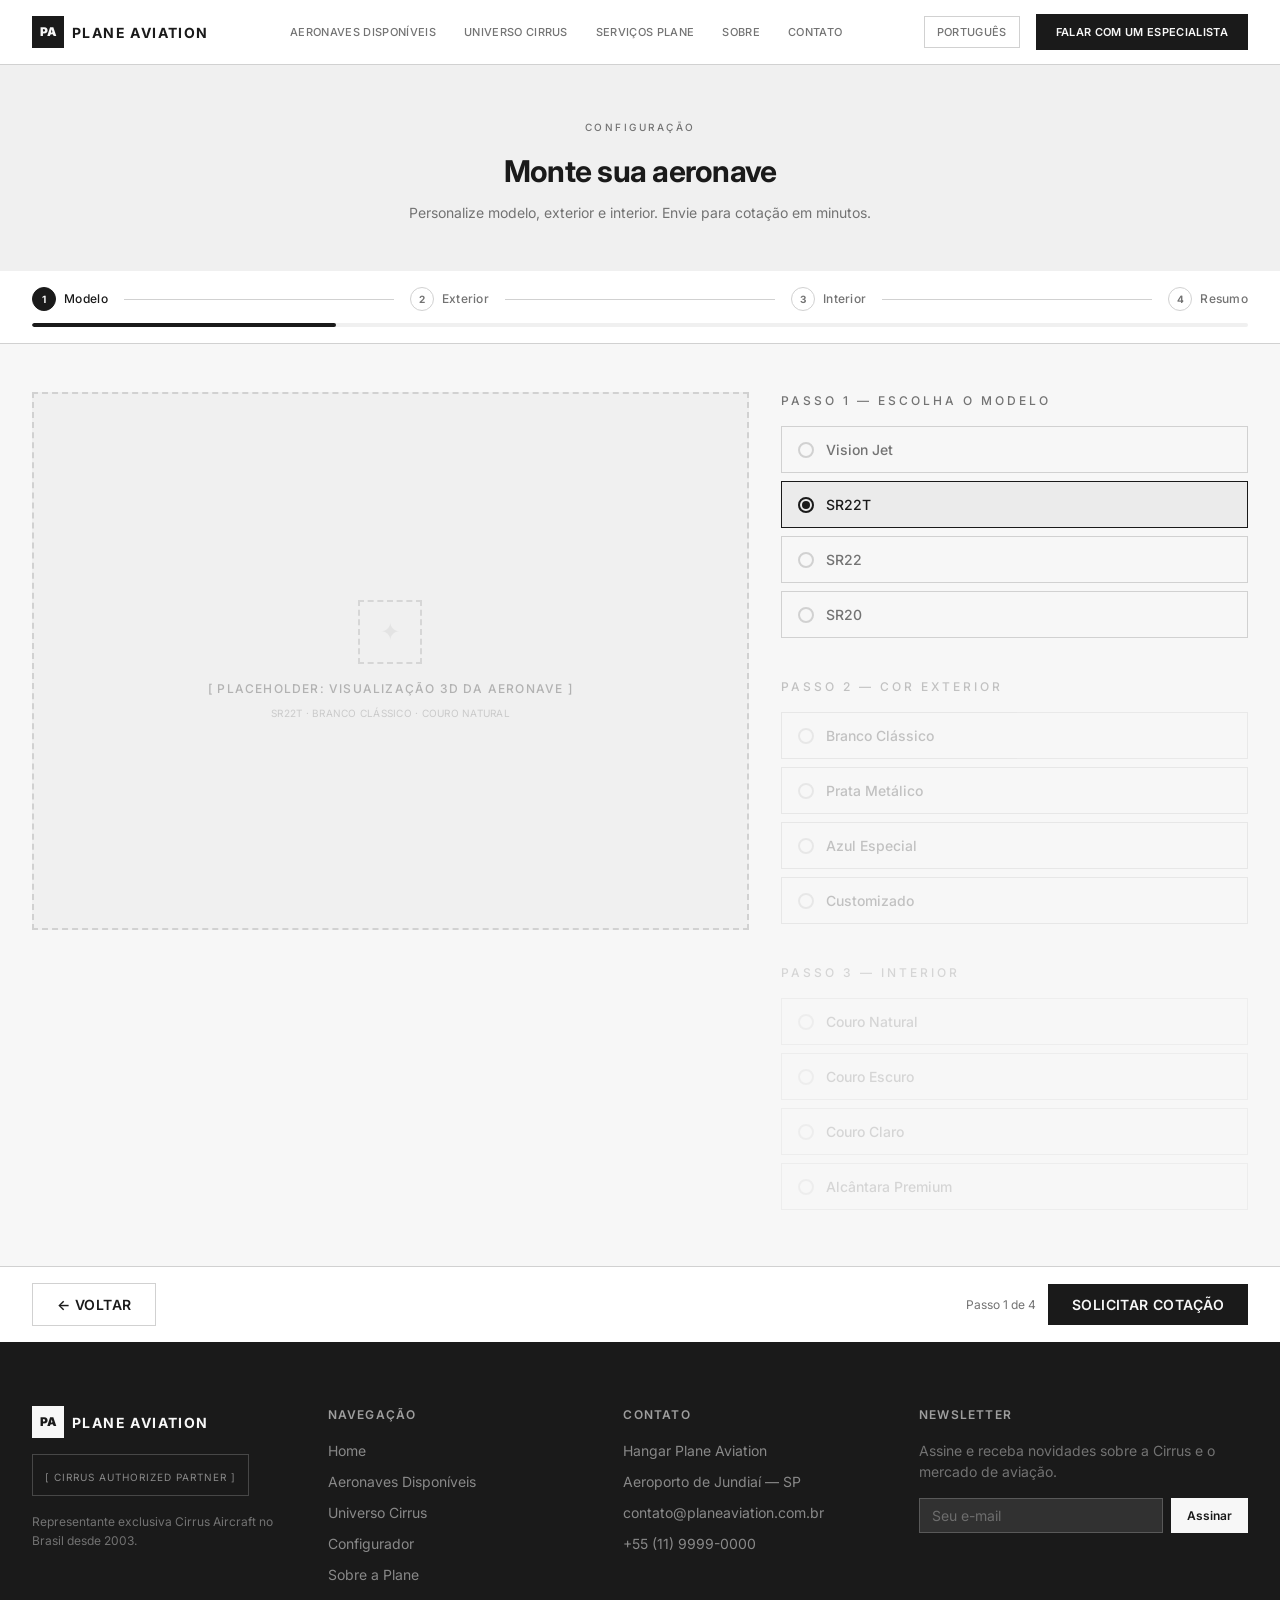
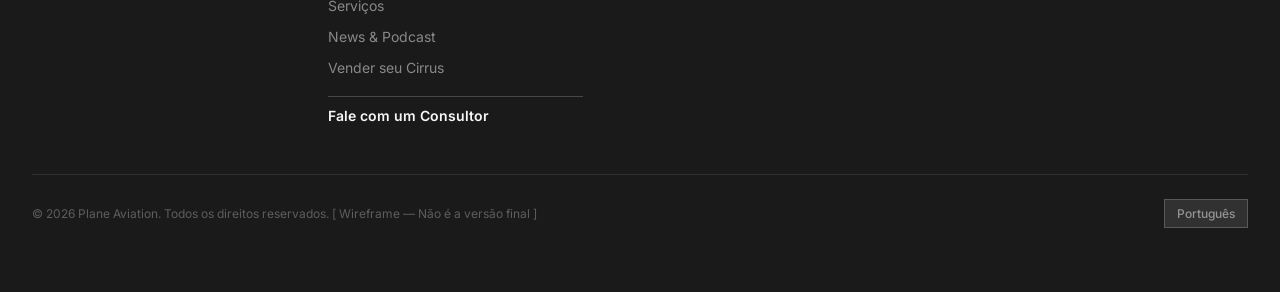
<file: configurador.html>
<!DOCTYPE html>
<html lang="pt-BR">
<head>
<meta charset="UTF-8">
<meta name="viewport" content="width=device-width, initial-scale=1.0">
<title>Configurador | Plane Aviation</title>
<link rel="stylesheet" href="styles.css">
<style>
  .prog{ border-bottom:1px solid hsl(var(--border)); background:hsl(var(--card)); }
  .prog .container{ padding-top:1rem; padding-bottom:1rem; }
  .steps{ display:flex; align-items:center; gap:.5rem; }
  @media(min-width:640px){ .steps{ gap:1rem; } }
  .step{ display:flex; align-items:center; gap:.5rem; color:hsl(var(--muted-foreground)); }
  .step.active{ color:hsl(var(--foreground)); }
  .step .num{ width:1.5rem; height:1.5rem; border-radius:9999px; display:flex; align-items:center; justify-content:center; font-size:10px; font-weight:700; flex-shrink:0; border:1px solid hsl(var(--border)); }
  .step.active .num{ background:hsl(var(--foreground)); color:hsl(var(--background)); border-color:hsl(var(--foreground)); }
  .step .lbl{ font-size:.75rem; font-weight:500; letter-spacing:.025em; display:none; }
  @media(min-width:640px){ .step .lbl{ display:inline; } }
  .step-divider{ flex:1; height:1px; background:hsl(var(--border)); }
  .prog-bar{ margin-top:.75rem; height:.25rem; background:hsl(var(--muted)); border-radius:9999px; overflow:hidden; }
  .prog-bar .fill{ height:100%; background:hsl(var(--foreground)); border-radius:9999px; width:25%; }

  .cfg-grid{ display:grid; grid-template-columns:1fr; gap:2rem; }
  @media(min-width:1024px){ .cfg-grid{ grid-template-columns:repeat(5,1fr); } .cfg-grid .left{ grid-column:span 3; } .cfg-grid .right{ grid-column:span 2; } }

  .viz{ background:hsl(var(--muted)); border:2px dashed hsl(var(--border)); border-radius:var(--radius-sm); display:flex; align-items:center; justify-content:center; color:hsl(var(--muted-foreground)/.5); aspect-ratio:4/3; }
  .viz .box{ width:4rem; height:4rem; border:2px dashed hsl(var(--muted-foreground)/.2); border-radius:var(--radius-sm); margin:0 auto 1rem; display:flex; align-items:center; justify-content:center; }
  .viz .box span{ font-size:1.5rem; opacity:.2; }
  .viz .l1{ font-size:.75rem; letter-spacing:.1em; text-transform:uppercase; font-weight:500; display:block; }
  .viz .l2{ font-size:10px; letter-spacing:.025em; text-transform:uppercase; margin-top:.5rem; display:block; opacity:.6; }

  .opt-block h2{ margin-bottom:1rem; }
  .opt{ display:flex; align-items:center; gap:.75rem; border:1px solid hsl(var(--border)); border-radius:var(--radius-sm); padding:.75rem 1rem; cursor:pointer; transition:border-color .15s; margin-bottom:.5rem; }
  .opt:hover{ border-color:hsl(var(--foreground)/.3); }
  .opt.sel{ border-color:hsl(var(--foreground)); background:hsl(var(--foreground)/.05); }
  .opt .radio{ width:1rem; height:1rem; border-radius:9999px; border:2px solid hsl(var(--border)); flex-shrink:0; display:flex; align-items:center; justify-content:center; }
  .opt.sel .radio{ border-color:hsl(var(--foreground)); }
  .opt.sel .radio::after{ content:""; width:.5rem; height:.5rem; border-radius:9999px; background:hsl(var(--foreground)); }
  .opt .name{ font-size:.875rem; color:hsl(var(--muted-foreground)); font-weight:500; }
  .opt.sel .name{ color:hsl(var(--foreground)); }
  .dim-2{ opacity:.4; } .dim-3{ opacity:.25; }

  .cfg-foot{ border-top:1px solid hsl(var(--border)); background:hsl(var(--card)); }
  .cfg-foot .container{ padding-top:1rem; padding-bottom:1rem; display:flex; align-items:center; justify-content:space-between; }
  .cfg-foot .btn{ padding:.625rem 1.5rem; font-size:.875rem; }
  .cfg-foot .back{ border:1px solid hsl(var(--border)); background:transparent; color:hsl(var(--foreground)); }
  .cfg-foot .back:hover{ background:hsl(var(--muted)); }
  .cfg-foot .right{ display:flex; align-items:center; gap:.75rem; }
  .cfg-foot .stepcount{ font-size:.75rem; color:hsl(var(--muted-foreground)); display:none; }
  @media(min-width:640px){ .cfg-foot .stepcount{ display:inline; } }
</style>
</head>
<body>
<div id="site-header"></div>
<main>

  <!-- HERO -->
  <section style="padding:3rem 0;background:hsl(var(--muted));text-align:center">
    <div class="container">
      <span class="eyebrow">Configuração</span>
      <h1 style="font-size:1.875rem;font-weight:700;letter-spacing:-.025em;margin-top:.75rem">Monte sua aeronave</h1>
      <p class="muted" style="font-size:.875rem;margin-top:.5rem">Personalize modelo, exterior e interior. Envie para cotação em minutos.</p>
    </div>
  </section>

  <!-- PROGRESS -->
  <div class="prog">
    <div class="container">
      <div class="steps" id="steps"></div>
      <div class="prog-bar"><div class="fill"></div></div>
    </div>
  </div>

  <!-- MAIN -->
  <section style="padding:3rem 0">
    <div class="container">
      <div class="cfg-grid">
        <!-- 3D placeholder -->
        <div class="left">
          <div class="viz">
            <div class="center" style="padding:0 2rem">
              <div class="box"><span>✦</span></div>
              <span class="l1">[ Placeholder: Visualização 3D da Aeronave ]</span>
              <span class="l2">SR22T · Branco Clássico · Couro Natural</span>
            </div>
          </div>
        </div>

        <!-- Opções -->
        <div class="right" style="display:flex;flex-direction:column;gap:2rem">
          <div class="opt-block">
            <h2 class="label">Passo 1 — Escolha o Modelo</h2>
            <div id="modelOpts"></div>
          </div>
          <div class="opt-block dim-2">
            <h2 class="label">Passo 2 — Cor Exterior</h2>
            <div id="extOpts"></div>
          </div>
          <div class="opt-block dim-3">
            <h2 class="label">Passo 3 — Interior</h2>
            <div id="intOpts"></div>
          </div>
        </div>
      </div>
    </div>
  </section>

</main>

<!-- Footer nav -->
<div class="cfg-foot">
  <div class="container">
    <a href="aeronaves.html" class="btn back">← Voltar</a>
    <div class="right">
      <span class="stepcount">Passo 1 de 4</span>
      <a href="contato.html?motivo=comprar-novo" class="btn btn-solid">Solicitar Cotação</a>
    </div>
  </div>
</div>

<div id="site-footer"></div>

<script src="site.js"></script>
<script>
  const steps = ["Modelo","Exterior","Interior","Resumo"];
  document.getElementById("steps").innerHTML = steps.map((s,i)=>{
    const stepEl = `<div class="step ${i===0?'active':''}"><div class="num">${i+1}</div><span class="lbl">${s}</span></div>`;
    return stepEl + (i<steps.length-1 ? '<div class="step-divider"></div>' : '');
  }).join("");

  const modelOptions = ["Vision Jet","SR22T","SR22","SR20"];   // selecionado: índice 1
  const exteriorOptions = ["Branco Clássico","Prata Metálico","Azul Especial","Customizado"];
  const interiorOptions = ["Couro Natural","Couro Escuro","Couro Claro","Alcântara Premium"];

  document.getElementById("modelOpts").innerHTML = modelOptions.map((o,i)=>
    `<label class="opt ${i===1?'sel':''}"><span class="radio"></span><span class="name">${o}</span></label>`).join("");
  document.getElementById("extOpts").innerHTML = exteriorOptions.map(o=>
    `<div class="opt"><span class="radio"></span><span class="name">${o}</span></div>`).join("");
  document.getElementById("intOpts").innerHTML = interiorOptions.map(o=>
    `<div class="opt"><span class="radio"></span><span class="name">${o}</span></div>`).join("");
</script>
</body>
</html>
</file>
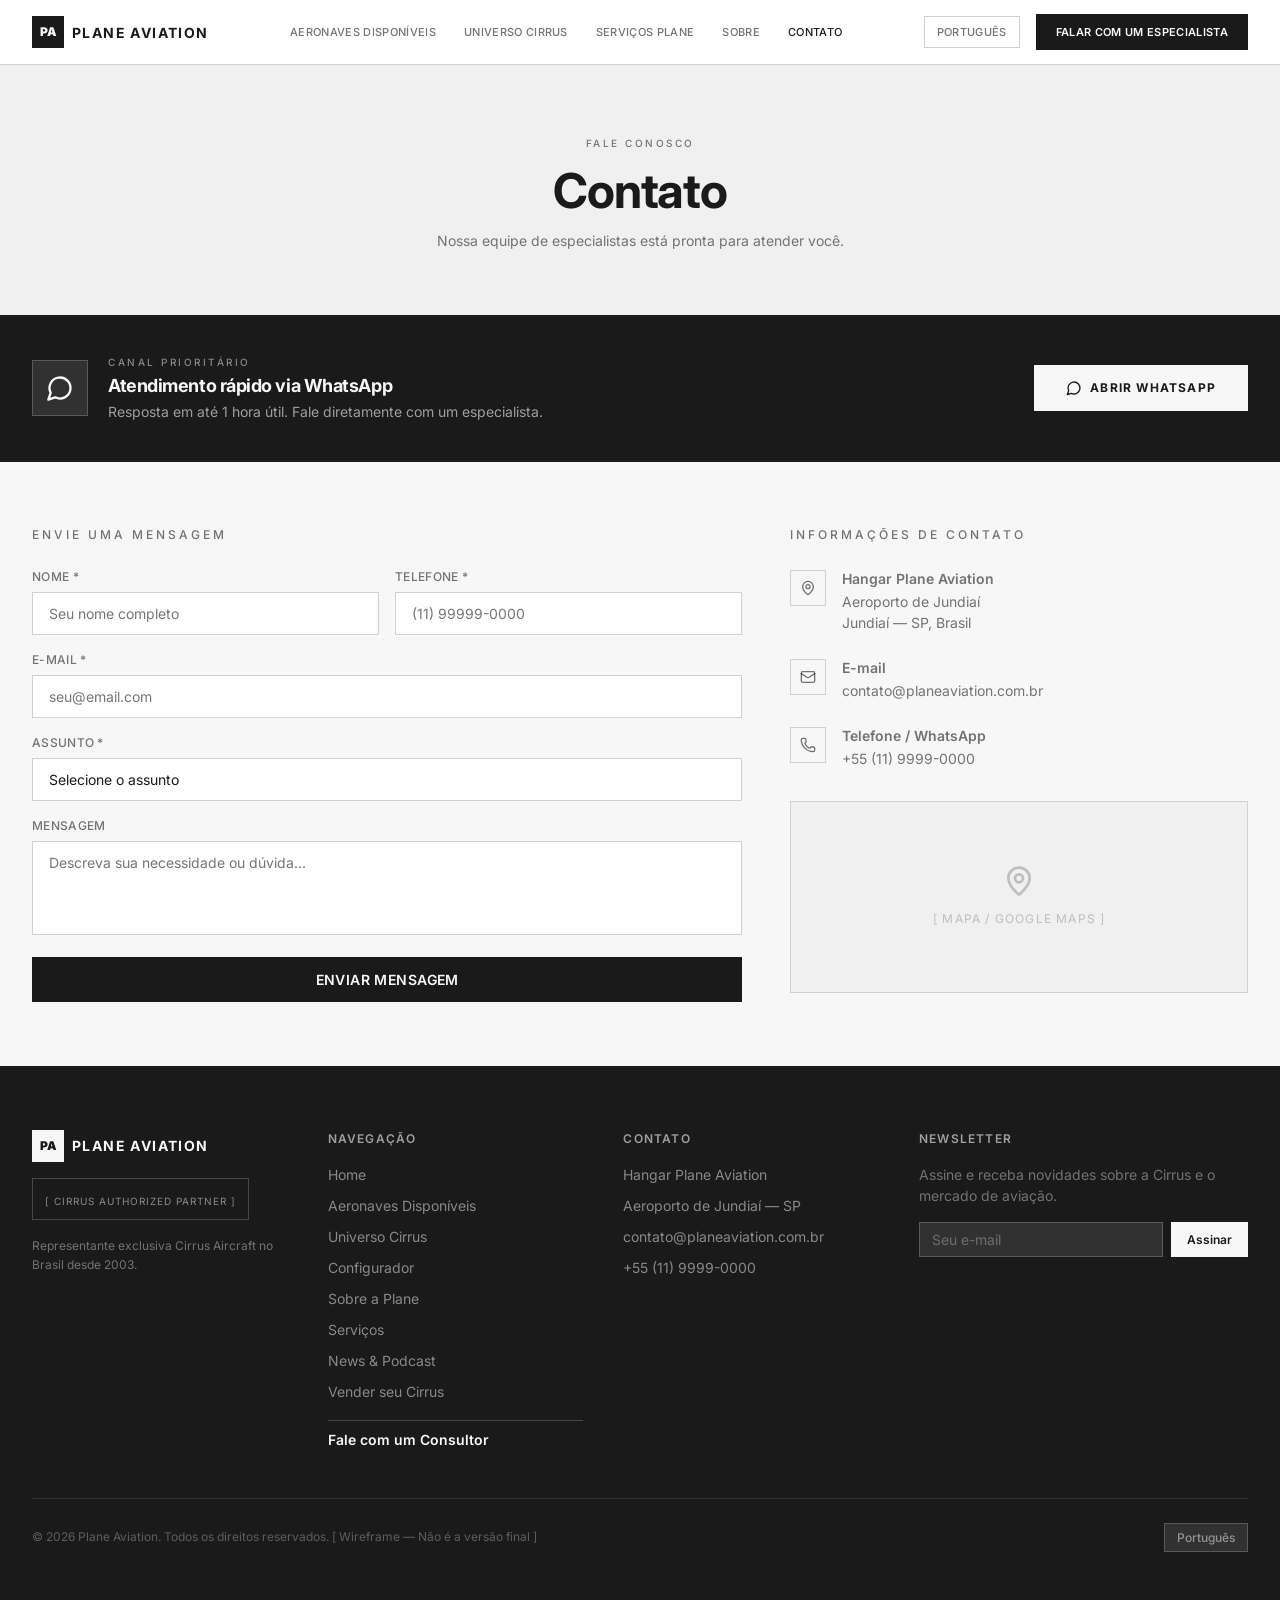
<file: contato.html>
<!DOCTYPE html>
<html lang="pt-BR">
<head>
<meta charset="UTF-8">
<meta name="viewport" content="width=device-width, initial-scale=1.0">
<title>Contato | Plane Aviation</title>
<link rel="stylesheet" href="styles.css">
<style>
  .wa{ background:hsl(var(--foreground)); color:hsl(var(--background)); padding:2.5rem 0; }
  .wa .row{ display:flex; flex-direction:column; align-items:center; justify-content:space-between; gap:1.5rem; }
  @media(min-width:640px){ .wa .row{ flex-direction:row; } }
  .wa .left{ display:flex; align-items:center; gap:1.25rem; }
  .wa .ico-box{ width:3.5rem; height:3.5rem; background:hsl(var(--background)/.1); border:1px solid hsl(var(--background)/.2); border-radius:var(--radius-sm); display:flex; align-items:center; justify-content:center; flex-shrink:0; color:hsl(var(--background)); }
  .wa h2{ font-size:1.125rem; font-weight:700; letter-spacing:-.025em; color:hsl(var(--background)); }
  .wa .sub{ font-size:.875rem; color:hsl(var(--background)/.6); margin-top:.125rem; }

  .cgrid{ display:grid; grid-template-columns:1fr; gap:3rem; }
  @media(min-width:1024px){ .cgrid{ grid-template-columns:repeat(5,1fr); } .cgrid .form{ grid-column:span 3; } .cgrid .info{ grid-column:span 2; } }

  .field label{ font-size:.75rem; font-weight:500; letter-spacing:.025em; text-transform:uppercase; color:hsl(var(--muted-foreground)); margin-bottom:.375rem; display:block; }
  .field input, .field select, .field textarea{ width:100%; border:1px solid hsl(var(--border)); border-radius:var(--radius-sm); padding:.75rem 1rem; font-size:.875rem; background:hsl(var(--card)); color:hsl(var(--foreground)); transition:border-color .15s; }
  .field input:focus, .field select:focus, .field textarea:focus{ outline:none; border-color:hsl(var(--foreground)/.4); }
  .field textarea{ resize:none; }
  .field select{ appearance:none; }
  .form-rows{ display:flex; flex-direction:column; gap:1rem; }
  .two{ display:grid; grid-template-columns:1fr; gap:1rem; }
  @media(min-width:640px){ .two{ grid-template-columns:repeat(2,1fr); } }

  .cinfo .item{ display:flex; align-items:flex-start; gap:1rem; margin-bottom:1.5rem; }
  .cinfo .ibox{ width:2.25rem; height:2.25rem; border:1px solid hsl(var(--border)); border-radius:var(--radius-sm); display:flex; align-items:center; justify-content:center; flex-shrink:0; margin-top:.125rem; color:hsl(var(--foreground)/.6); }
  .cinfo .item .t{ font-size:.875rem; font-weight:600; margin-bottom:.125rem; }
  .cinfo .item p{ font-size:.875rem; color:hsl(var(--muted-foreground)); }
  .map{ margin-top:2rem; border:1px solid hsl(var(--border)); border-radius:var(--radius-sm); background:hsl(var(--muted)); display:flex; align-items:center; justify-content:center; height:12rem; color:hsl(var(--muted-foreground)/.4); }
  .map .lbl{ font-size:.75rem; letter-spacing:.1em; text-transform:uppercase; }
</style>
</head>
<body>
<div id="site-header"></div>
<main>

  <!-- HERO -->
  <section class="page-hero center">
    <div class="container">
      <span class="eyebrow">Fale conosco</span>
      <h1 class="h-display">Contato</h1>
      <p style="max-width:28rem">Nossa equipe de especialistas está pronta para atender você.</p>
    </div>
  </section>

  <!-- WHATSAPP -->
  <section class="wa">
    <div class="container">
      <div class="row">
        <div class="left">
          <div class="ico-box"><svg class="icon i-7" viewBox="0 0 24 24"><path d="M7.9 20A9 9 0 1 0 4 16.1L2 22Z"/></svg></div>
          <div>
            <p class="eyebrow dark" style="margin-bottom:.125rem">Canal Prioritário</p>
            <h2>Atendimento rápido via WhatsApp</h2>
            <p class="sub">Resposta em até 1 hora útil. Fale diretamente com um especialista.</p>
          </div>
        </div>
        <a href="https://wa.me/5511999990000" target="_blank" rel="noopener noreferrer" class="btn btn-invert btn-wide"><svg class="icon i-4" viewBox="0 0 24 24"><path d="M7.9 20A9 9 0 1 0 4 16.1L2 22Z"/></svg> Abrir WhatsApp</a>
      </div>
    </div>
  </section>

  <!-- FORM + INFO -->
  <section style="padding:4rem 0">
    <div class="container">
      <div class="cgrid">
        <!-- Form -->
        <div class="form">
          <h2 class="label" style="margin-bottom:1.5rem">Envie uma mensagem</h2>
          <form class="form-rows" onsubmit="event.preventDefault()">
            <div class="two">
              <div class="field"><label>Nome *</label><input type="text" placeholder="Seu nome completo"></div>
              <div class="field"><label>Telefone *</label><input type="tel" placeholder="(11) 99999-0000"></div>
            </div>
            <div class="field"><label>E-mail *</label><input type="email" placeholder="seu@email.com"></div>
            <div class="field"><label>Assunto *</label>
              <select id="motivo">
                <option value="">Selecione o assunto</option>
                <option value="comprar-novo">Quero comprar uma aeronave nova</option>
                <option value="comprar-seminovo">Quero comprar uma aeronave seminova</option>
                <option value="vender">Quero anunciar / vender meu avião</option>
                <option value="hangaragem-importacao">Dúvidas sobre Hangaragem ou Importação</option>
                <option value="outro">Outros assuntos</option>
              </select>
            </div>
            <div class="field"><label>Mensagem</label><textarea rows="4" placeholder="Descreva sua necessidade ou dúvida..."></textarea></div>
            <button type="submit" class="btn btn-solid btn-md" style="width:100%">Enviar Mensagem</button>
          </form>
        </div>

        <!-- Info -->
        <div class="info cinfo">
          <h2 class="label" style="margin-bottom:1.5rem">Informações de Contato</h2>
          <div class="item">
            <div class="ibox"><svg class="icon i-4" viewBox="0 0 24 24"><path d="M20 10c0 4.993-5.539 10.193-7.399 11.799a1 1 0 0 1-1.202 0C9.539 20.193 4 14.993 4 10a8 8 0 0 1 16 0"/><circle cx="12" cy="10" r="3"/></svg></div>
            <div><p class="t">Hangar Plane Aviation</p><p>Aeroporto de Jundiaí</p><p>Jundiaí — SP, Brasil</p></div>
          </div>
          <div class="item">
            <div class="ibox"><svg class="icon i-4" viewBox="0 0 24 24"><rect width="20" height="16" x="2" y="4" rx="2"/><path d="m22 7-8.97 5.7a1.94 1.94 0 0 1-2.06 0L2 7"/></svg></div>
            <div><p class="t">E-mail</p><p>contato@planeaviation.com.br</p></div>
          </div>
          <div class="item">
            <div class="ibox"><svg class="icon i-4" viewBox="0 0 24 24"><path d="M13.832 16.568a1 1 0 0 0 1.213-.303l.355-.465A2 2 0 0 1 17 15h3a2 2 0 0 1 2 2v3a2 2 0 0 1-2 2A18 18 0 0 1 2 4a2 2 0 0 1 2-2h3a2 2 0 0 1 2 2v3a2 2 0 0 1-.8 1.6l-.468.351a1 1 0 0 0-.292 1.233 14 14 0 0 0 6.392 6.384z"/></svg></div>
            <div><p class="t">Telefone / WhatsApp</p><p>+55 (11) 9999-0000</p></div>
          </div>
          <div class="map">
            <div class="center">
              <svg class="icon i-8" style="margin:0 auto .5rem" viewBox="0 0 24 24"><path d="M20 10c0 4.993-5.539 10.193-7.399 11.799a1 1 0 0 1-1.202 0C9.539 20.193 4 14.993 4 10a8 8 0 0 1 16 0"/><circle cx="12" cy="10" r="3"/></svg>
              <span class="lbl">[ Mapa / Google Maps ]</span>
            </div>
          </div>
        </div>
      </div>
    </div>
  </section>

</main>
<div id="site-footer"></div>
<script src="site.js"></script>
<script>
  // Prefill "Assunto" a partir de ?motivo=
  const motivo = new URLSearchParams(location.search).get("motivo");
  if (motivo) {
    const sel = document.getElementById("motivo");
    if ([...sel.options].some(o => o.value === motivo)) sel.value = motivo;
  }
</script>
</body>
</html>
</file>
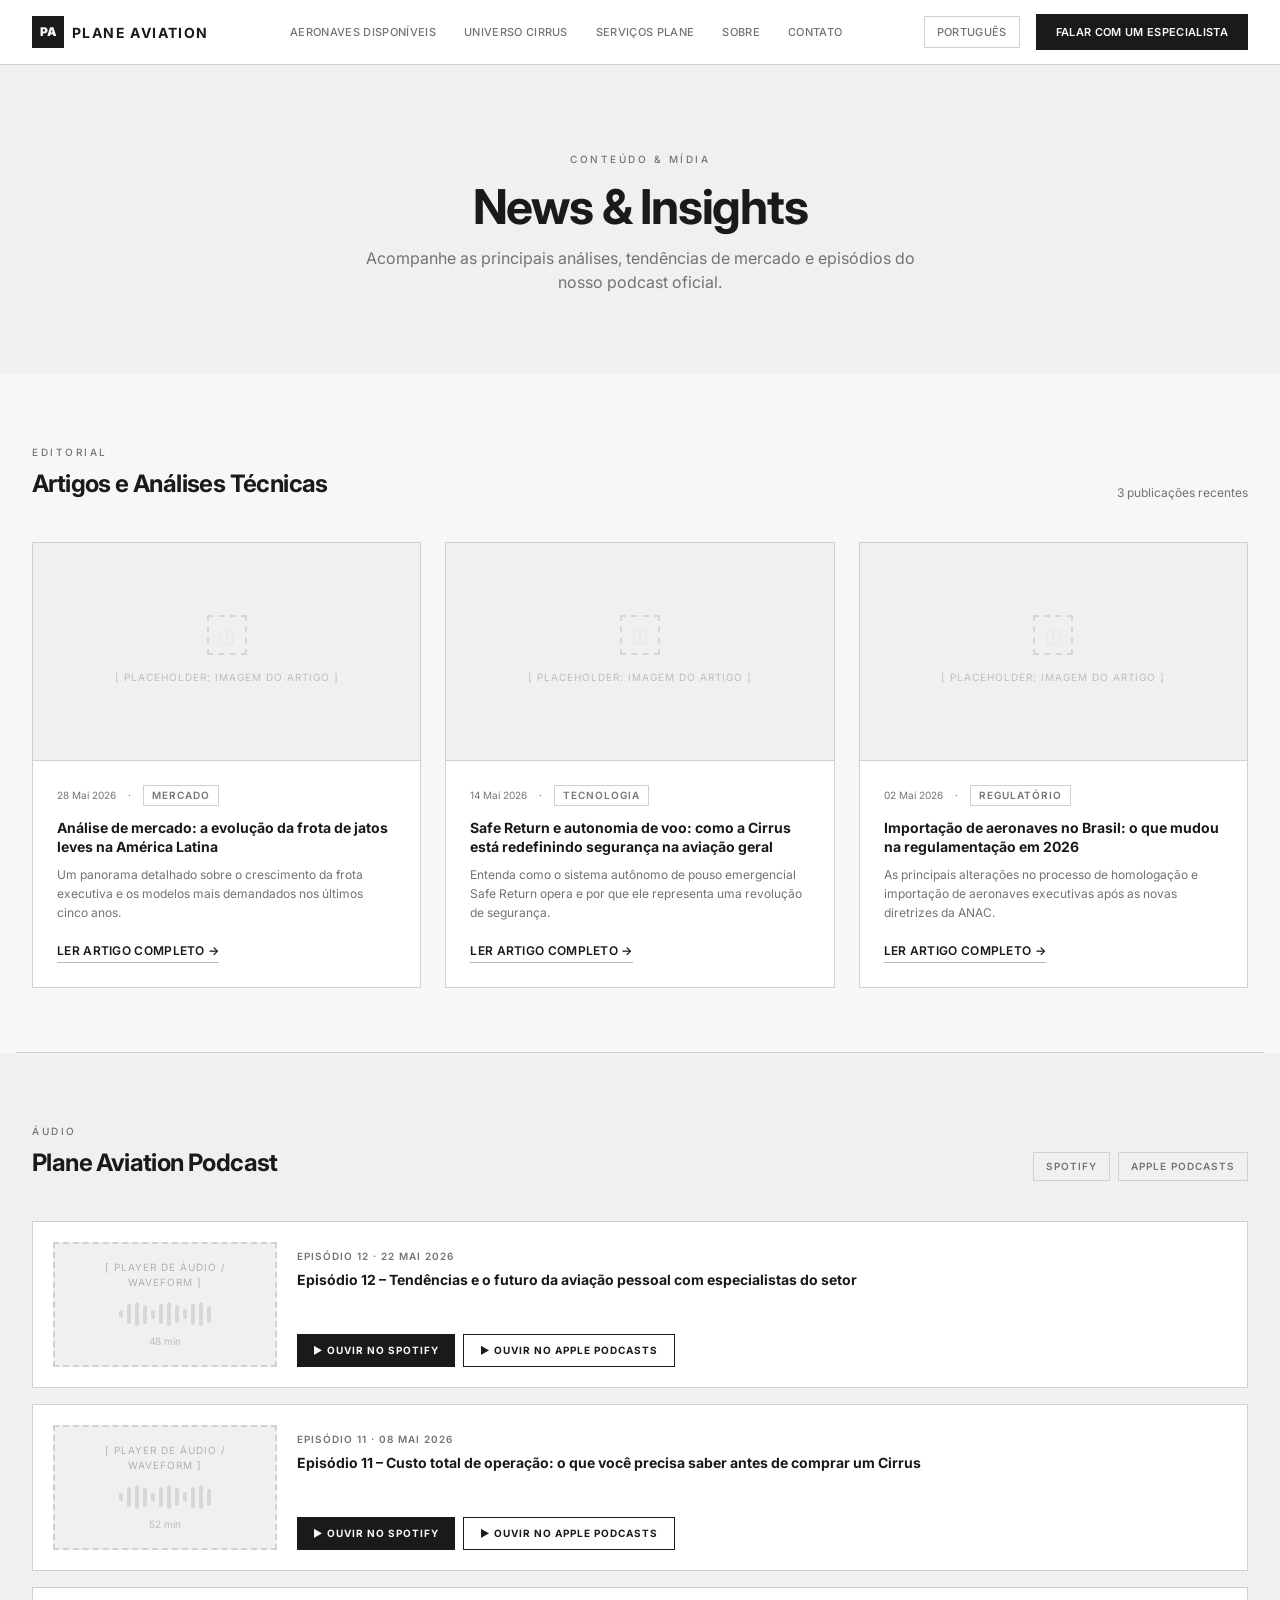
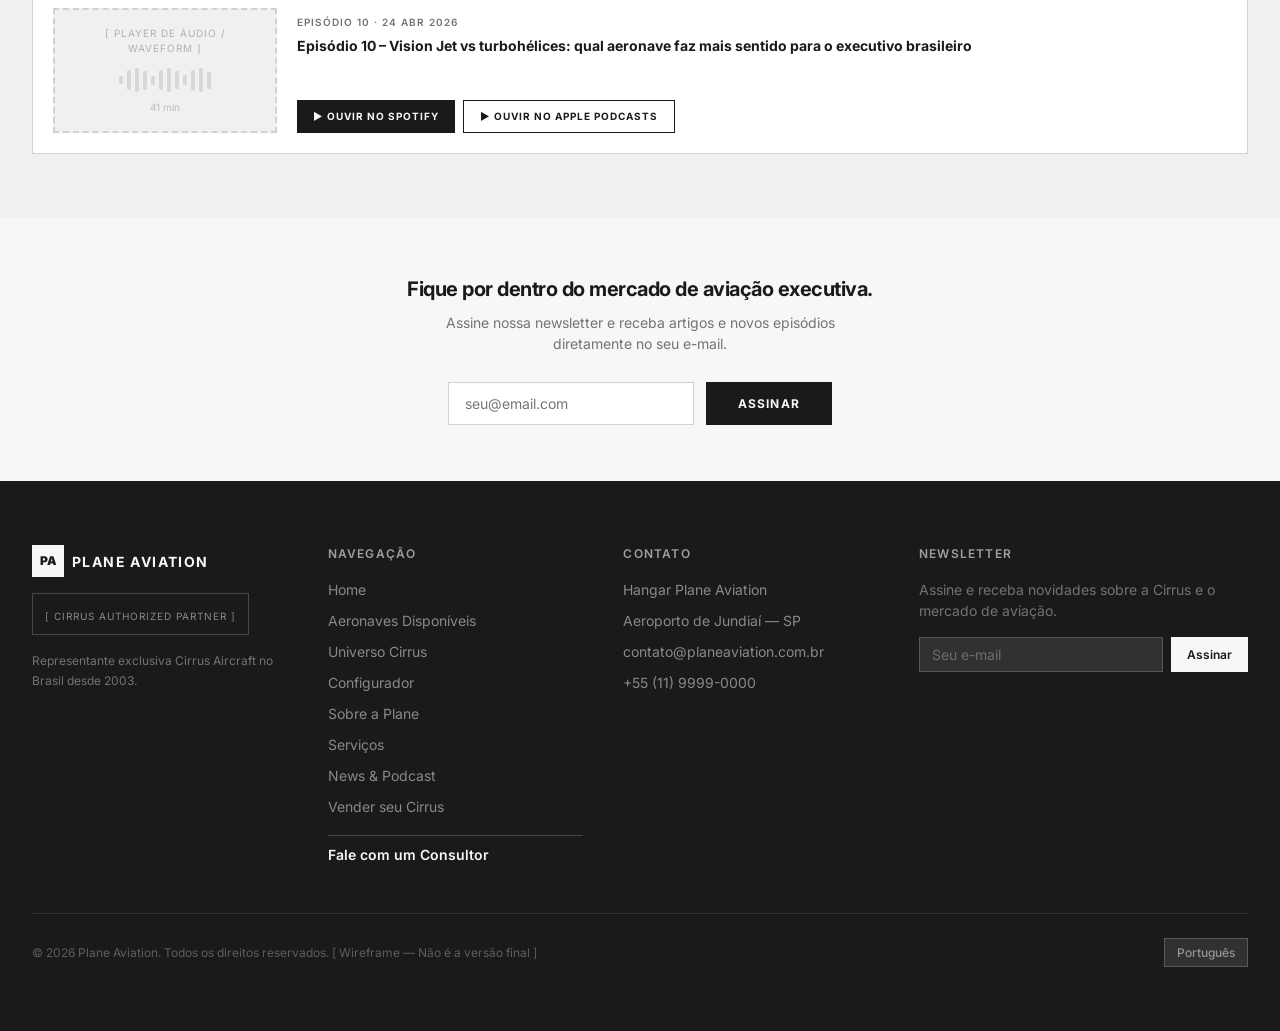
<file: news.html>
<!DOCTYPE html>
<html lang="pt-BR">
<head>
<meta charset="UTF-8">
<meta name="viewport" content="width=device-width, initial-scale=1.0">
<title>News &amp; Insights | Plane Aviation</title>
<link rel="stylesheet" href="styles.css">
<style>
  .sec-head2{ display:flex; align-items:flex-end; justify-content:space-between; margin-bottom:2.5rem; }
  .sec-head2 h2{ font-size:1.5rem; font-weight:700; letter-spacing:-.025em; margin-top:.25rem; }
  .sec-head2 .note{ font-size:.75rem; color:hsl(var(--muted-foreground)); }
  @media(max-width:639px){ .sec-head2 .note, .pod-links{ display:none; } }

  .art{ border:1px solid hsl(var(--border)); border-radius:var(--radius-sm); overflow:hidden; background:hsl(var(--card)); display:flex; flex-direction:column; }
  .art .imgph{ background:hsl(var(--muted)); border-bottom:1px solid hsl(var(--border)); display:flex; align-items:center; justify-content:center; color:hsl(var(--muted-foreground)/.4); aspect-ratio:16/9; }
  .art .imgph .box{ width:2.5rem; height:2.5rem; border:2px dashed hsl(var(--muted-foreground)/.2); border-radius:var(--radius-sm); margin:0 auto .5rem; display:flex; align-items:center; justify-content:center; }
  .art .imgph .box span{ font-size:1.125rem; opacity:.2; }
  .art .imgph .l{ font-size:10px; letter-spacing:.1em; text-transform:uppercase; }
  .art .body{ padding:1.5rem; display:flex; flex-direction:column; flex:1; }
  .art .row{ display:flex; align-items:center; gap:.75rem; margin-bottom:.75rem; }
  .art .date{ font-size:10px; color:hsl(var(--muted-foreground)); }
  .art .cat{ font-size:10px; letter-spacing:.1em; text-transform:uppercase; font-weight:600; color:hsl(var(--foreground)/.6); border:1px solid hsl(var(--border)); border-radius:var(--radius-sm); padding:.125rem .5rem; }
  .art h3{ font-size:.875rem; font-weight:700; line-height:1.4; margin-bottom:.5rem; flex:1; }
  .art .ex{ font-size:.75rem; color:hsl(var(--muted-foreground)); line-height:1.6; margin-bottom:1.25rem; }
  .art .read{ font-size:.75rem; font-weight:600; letter-spacing:.025em; text-transform:uppercase; color:hsl(var(--foreground)); border-bottom:1px solid hsl(var(--foreground)/.3); padding-bottom:.125rem; align-self:flex-start; transition:border-color .15s; }
  .art .read:hover{ border-color:hsl(var(--foreground)); }

  .pod-links{ display:flex; align-items:center; gap:.5rem; }
  .pod-links a{ font-size:10px; letter-spacing:.1em; text-transform:uppercase; font-weight:600; border:1px solid hsl(var(--border)); border-radius:var(--radius-sm); padding:.375rem .75rem; color:hsl(var(--muted-foreground)); transition:background .15s; }
  .pod-links a:hover{ background:hsl(var(--card)); }

  .ep{ background:hsl(var(--card)); border:1px solid hsl(var(--border)); border-radius:var(--radius-sm); padding:1.25rem; display:flex; flex-direction:column; gap:1.25rem; }
  @media(min-width:640px){ .ep{ flex-direction:row; } }
  .player{ flex-shrink:0; border:2px dashed hsl(var(--border)); border-radius:var(--radius-sm); display:flex; flex-direction:column; align-items:center; justify-content:center; padding:1rem; background:hsl(var(--muted)); }
  @media(min-width:640px){ .player{ width:14rem; } }
  .player .pl{ font-size:10px; letter-spacing:.1em; text-transform:uppercase; color:hsl(var(--muted-foreground)/.5); text-align:center; margin-bottom:.25rem; }
  .wave{ display:flex; align-items:center; gap:.25rem; margin-top:.5rem; }
  .wave i{ width:.25rem; background:hsl(var(--muted-foreground)/.2); border-radius:9999px; }
  .player .dur{ font-size:10px; color:hsl(var(--muted-foreground)/.4); margin-top:.5rem; }
  .ep .info{ display:flex; flex-direction:column; justify-content:space-between; flex:1; }
  .ep .epnum{ font-size:10px; letter-spacing:.1em; text-transform:uppercase; font-weight:600; color:hsl(var(--muted-foreground)); }
  .ep h3{ font-size:.875rem; font-weight:700; margin-top:.25rem; margin-bottom:.75rem; line-height:1.4; }
  .ep .btns{ display:flex; flex-wrap:wrap; gap:.5rem; }
  .ep .btns a{ display:inline-flex; align-items:center; gap:.375rem; font-size:10px; font-weight:700; letter-spacing:.1em; text-transform:uppercase; padding:.5rem 1rem; border-radius:var(--radius-sm); }
  .ep .btns .sp{ background:hsl(var(--foreground)); color:hsl(var(--background)); }
  .ep .btns .sp:hover{ opacity:.9; }
  .ep .btns .ap{ border:1px solid hsl(var(--foreground)); color:hsl(var(--foreground)); transition:background .15s,color .15s; }
  .ep .btns .ap:hover{ background:hsl(var(--foreground)); color:hsl(var(--background)); }

  .news-cta{ padding:3.5rem 0; text-align:center; }
  .news-cta h2{ font-size:1.25rem; font-weight:700; letter-spacing:-.025em; margin-bottom:.5rem; }
  .nl-row{ display:flex; flex-direction:column; align-items:center; justify-content:center; gap:.75rem; max-width:24rem; margin:0 auto; }
  @media(min-width:640px){ .nl-row{ flex-direction:row; } }
  .nl-row input{ width:100%; border:1px solid hsl(var(--border)); border-radius:var(--radius-sm); padding:.75rem 1rem; font-size:.875rem; background:hsl(var(--card)); }
  .nl-row input:focus{ outline:none; border-color:hsl(var(--foreground)/.4); }
</style>
</head>
<body>
<div id="site-header"></div>
<main>

  <!-- HERO -->
  <section class="page-hero tall center">
    <div class="container">
      <span class="eyebrow">Conteúdo &amp; Mídia</span>
      <h1 class="h-display">News &amp; Insights</h1>
      <p style="font-size:1rem;max-width:36rem">Acompanhe as principais análises, tendências de mercado e episódios do nosso podcast oficial.</p>
    </div>
  </section>

  <!-- ARTIGOS -->
  <section style="padding:4rem 0">
    <div class="container">
      <div class="sec-head2">
        <div>
          <span class="eyebrow">Editorial</span>
          <h2>Artigos e Análises Técnicas</h2>
        </div>
        <span class="note">3 publicações recentes</span>
      </div>
      <div class="grid g1 md-g3" id="artGrid" style="gap:1.5rem"></div>
    </div>
  </section>

  <!-- DIVIDER -->
  <div style="border-top:1px solid hsl(var(--border));margin:0 1rem"></div>

  <!-- PODCAST -->
  <section style="padding:4rem 0;background:hsl(var(--muted))">
    <div class="container">
      <div class="sec-head2">
        <div>
          <span class="eyebrow">Áudio</span>
          <h2>Plane Aviation Podcast</h2>
        </div>
        <div class="pod-links">
          <a href="#">Spotify</a>
          <a href="#">Apple Podcasts</a>
        </div>
      </div>
      <div id="epList" style="display:flex;flex-direction:column;gap:1rem"></div>
    </div>
  </section>

  <!-- NEWSLETTER CTA -->
  <section class="news-cta">
    <div class="container">
      <h2>Fique por dentro do mercado de aviação executiva.</h2>
      <p class="muted" style="font-size:.875rem;margin-bottom:1.75rem;max-width:28rem;margin-left:auto;margin-right:auto">Assine nossa newsletter e receba artigos e novos episódios diretamente no seu e-mail.</p>
      <div class="nl-row">
        <input type="email" placeholder="seu@email.com">
        <button class="btn btn-solid btn-wide" style="width:auto">Assinar</button>
      </div>
    </div>
  </section>

</main>
<div id="site-footer"></div>

<script src="site.js"></script>
<script>
  const articles = [
    ["28 Mai 2026","Mercado","Análise de mercado: a evolução da frota de jatos leves na América Latina","Um panorama detalhado sobre o crescimento da frota executiva e os modelos mais demandados nos últimos cinco anos."],
    ["14 Mai 2026","Tecnologia","Safe Return e autonomia de voo: como a Cirrus está redefinindo segurança na aviação geral","Entenda como o sistema autônomo de pouso emergencial Safe Return opera e por que ele representa uma revolução de segurança."],
    ["02 Mai 2026","Regulatório","Importação de aeronaves no Brasil: o que mudou na regulamentação em 2026","As principais alterações no processo de homologação e importação de aeronaves executivas após as novas diretrizes da ANAC."]
  ];
  document.getElementById("artGrid").innerHTML = articles.map(a => `
    <div class="art">
      <div class="imgph"><div class="center"><div class="box"><span>◫</span></div><span class="l">[ Placeholder: Imagem do Artigo ]</span></div></div>
      <div class="body">
        <div class="row"><span class="date">${a[0]}</span><span class="date">·</span><span class="cat">${a[1]}</span></div>
        <h3>${a[2]}</h3>
        <p class="ex">${a[3]}</p>
        <a href="#" class="read">Ler Artigo Completo →</a>
      </div>
    </div>`).join("");

  const waveHeights = [8,20,24,19,9,20,24,18,10,21,24,17];
  const wave = `<div class="wave">${waveHeights.map(h=>`<i style="height:${h}px"></i>`).join("")}</div>`;
  const episodes = [
    ["12","Tendências e o futuro da aviação pessoal com especialistas do setor","48 min","22 Mai 2026"],
    ["11","Custo total de operação: o que você precisa saber antes de comprar um Cirrus","52 min","08 Mai 2026"],
    ["10","Vision Jet vs turbohélices: qual aeronave faz mais sentido para o executivo brasileiro","41 min","24 Abr 2026"]
  ];
  document.getElementById("epList").innerHTML = episodes.map(ep => `
    <div class="ep">
      <div class="player">
        <span class="pl">[ Player de Áudio / Waveform ]</span>
        ${wave}
        <span class="dur">${ep[2]}</span>
      </div>
      <div class="info">
        <div>
          <span class="epnum">Episódio ${ep[0]} · ${ep[3]}</span>
          <h3>Episódio ${ep[0]} – ${ep[1]}</h3>
        </div>
        <div class="btns">
          <a href="#" class="sp">▶ Ouvir no Spotify</a>
          <a href="#" class="ap">▶ Ouvir no Apple Podcasts</a>
        </div>
      </div>
    </div>`).join("");
</script>
</body>
</html>
</file>
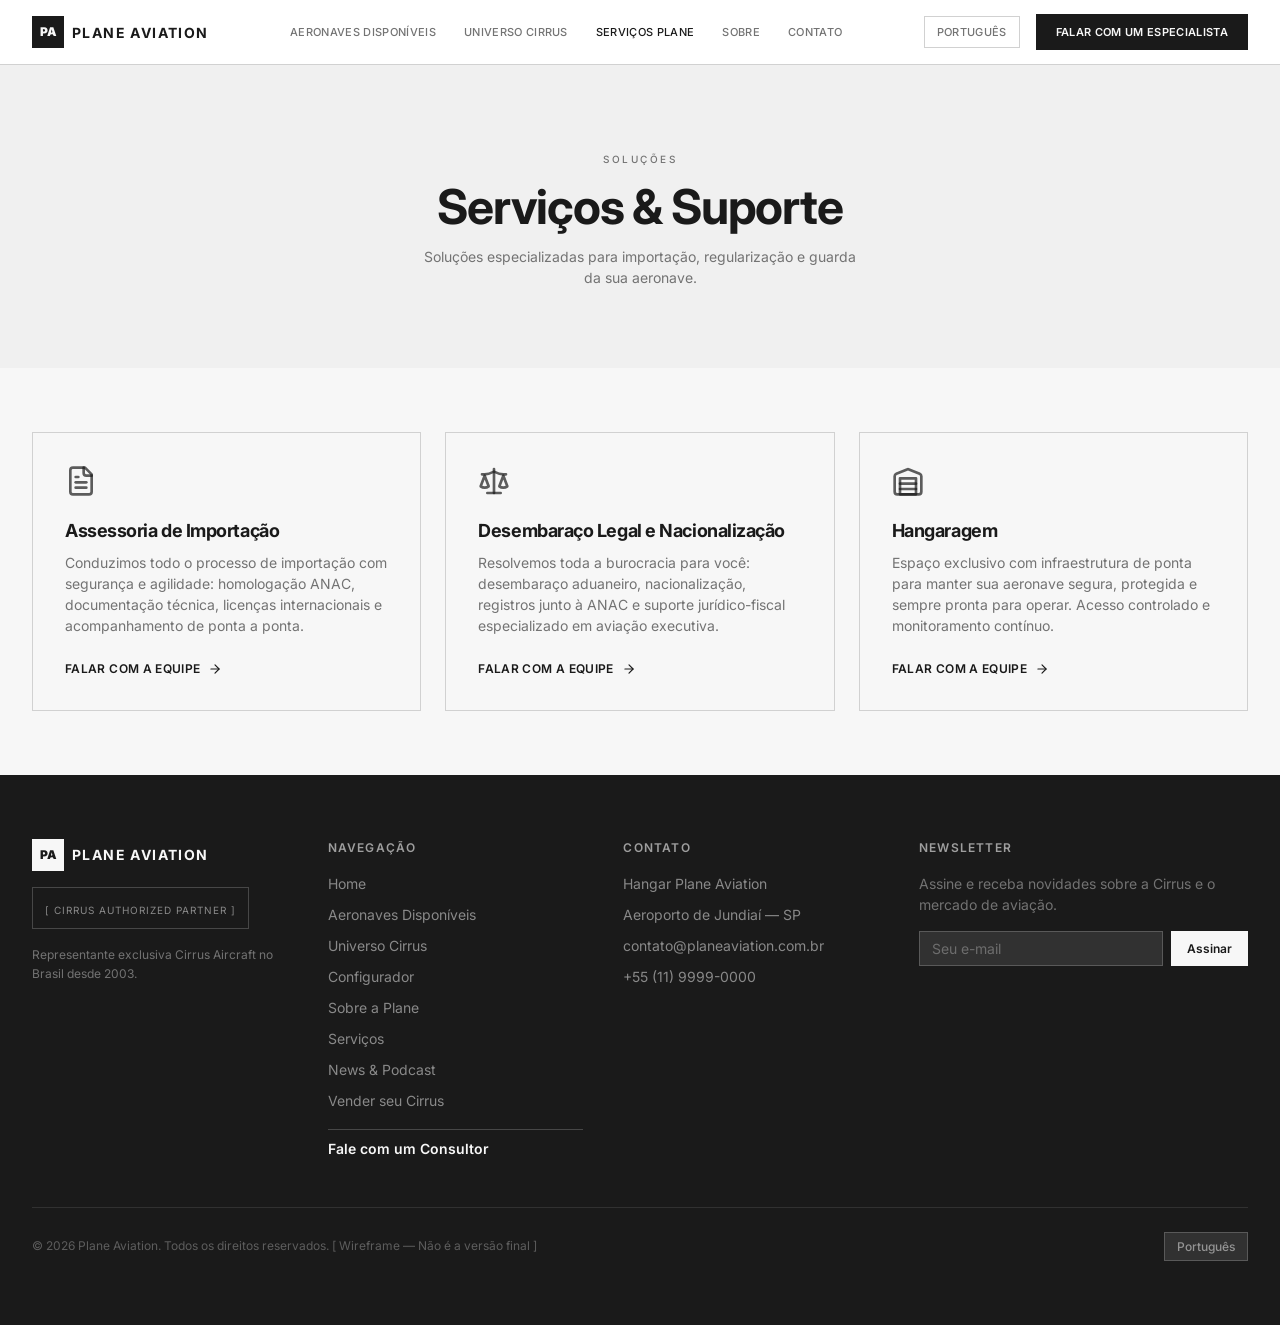
<file: servicos.html>
<!DOCTYPE html>
<html lang="pt-BR">
<head>
<meta charset="UTF-8">
<meta name="viewport" content="width=device-width, initial-scale=1.0">
<title>Serviços &amp; Suporte | Plane Aviation</title>
<link rel="stylesheet" href="styles.css">
<style>
  .svc{ border:1px solid hsl(var(--border)); border-radius:var(--radius-sm); padding:2rem; display:flex; flex-direction:column; }
  .svc > svg{ color:hsl(var(--foreground)/.7); margin-bottom:1.25rem; }
  .svc h3{ font-size:1.125rem; font-weight:700; letter-spacing:-.025em; margin-bottom:.5rem; }
  .svc p{ font-size:.875rem; color:hsl(var(--muted-foreground)); margin-bottom:1.5rem; flex:1; }
  .svc .arrow-link{ align-self:flex-start; }
</style>
</head>
<body>
<div id="site-header"></div>
<main>

  <!-- HERO -->
  <section class="page-hero tall center">
    <div class="container">
      <span class="eyebrow">Soluções</span>
      <h1 class="h-display">Serviços &amp; Suporte</h1>
      <p style="max-width:28rem">Soluções especializadas para importação, regularização e guarda da sua aeronave.</p>
    </div>
  </section>

  <!-- GRID -->
  <section style="padding:4rem 0">
    <div class="container">
      <div class="grid g1 sm-g3" style="gap:1.5rem">
        <div class="svc">
          <svg class="icon i-8" viewBox="0 0 24 24"><path d="M15 2H6a2 2 0 0 0-2 2v16a2 2 0 0 0 2 2h12a2 2 0 0 0 2-2V7z"/><path d="M14 2v4a2 2 0 0 0 2 2h4"/><line x1="16" x2="8" y1="13" y2="13"/><line x1="16" x2="8" y1="17" y2="17"/><line x1="10" x2="8" y1="9" y2="9"/></svg>
          <h3>Assessoria de Importação</h3>
          <p>Conduzimos todo o processo de importação com segurança e agilidade: homologação ANAC, documentação técnica, licenças internacionais e acompanhamento de ponta a ponta.</p>
          <a href="contato.html" class="arrow-link">Falar com a Equipe <svg class="icon i-35" viewBox="0 0 24 24"><path d="M5 12h14"/><path d="m12 5 7 7-7 7"/></svg></a>
        </div>
        <div class="svc">
          <svg class="icon i-8" viewBox="0 0 24 24"><path d="m16 16 3-8 3 8c-.87.65-1.92 1-3 1s-2.13-.35-3-1Z"/><path d="m2 16 3-8 3 8c-.87.65-1.92 1-3 1s-2.13-.35-3-1Z"/><path d="M7 21h10"/><path d="M12 3v18"/><path d="M3 7h2c2 0 5-1 7-2 2 1 5 2 7 2h2"/></svg>
          <h3>Desembaraço Legal e Nacionalização</h3>
          <p>Resolvemos toda a burocracia para você: desembaraço aduaneiro, nacionalização, registros junto à ANAC e suporte jurídico-fiscal especializado em aviação executiva.</p>
          <a href="contato.html" class="arrow-link">Falar com a Equipe <svg class="icon i-35" viewBox="0 0 24 24"><path d="M5 12h14"/><path d="m12 5 7 7-7 7"/></svg></a>
        </div>
        <div class="svc">
          <svg class="icon i-8" viewBox="0 0 24 24"><path d="M22 8.35V20a2 2 0 0 1-2 2H4a2 2 0 0 1-2-2V8.35A2 2 0 0 1 3.26 6.5l8-3.2a2 2 0 0 1 1.48 0l8 3.2A2 2 0 0 1 22 8.35Z"/><path d="M6 18h12"/><path d="M6 14h12"/><rect width="12" height="12" x="6" y="10"/></svg>
          <h3>Hangaragem</h3>
          <p>Espaço exclusivo com infraestrutura de ponta para manter sua aeronave segura, protegida e sempre pronta para operar. Acesso controlado e monitoramento contínuo.</p>
          <a href="contato.html" class="arrow-link">Falar com a Equipe <svg class="icon i-35" viewBox="0 0 24 24"><path d="M5 12h14"/><path d="m12 5 7 7-7 7"/></svg></a>
        </div>
      </div>
    </div>
  </section>

</main>
<div id="site-footer"></div>
<script src="site.js"></script>
</body>
</html>
</file>
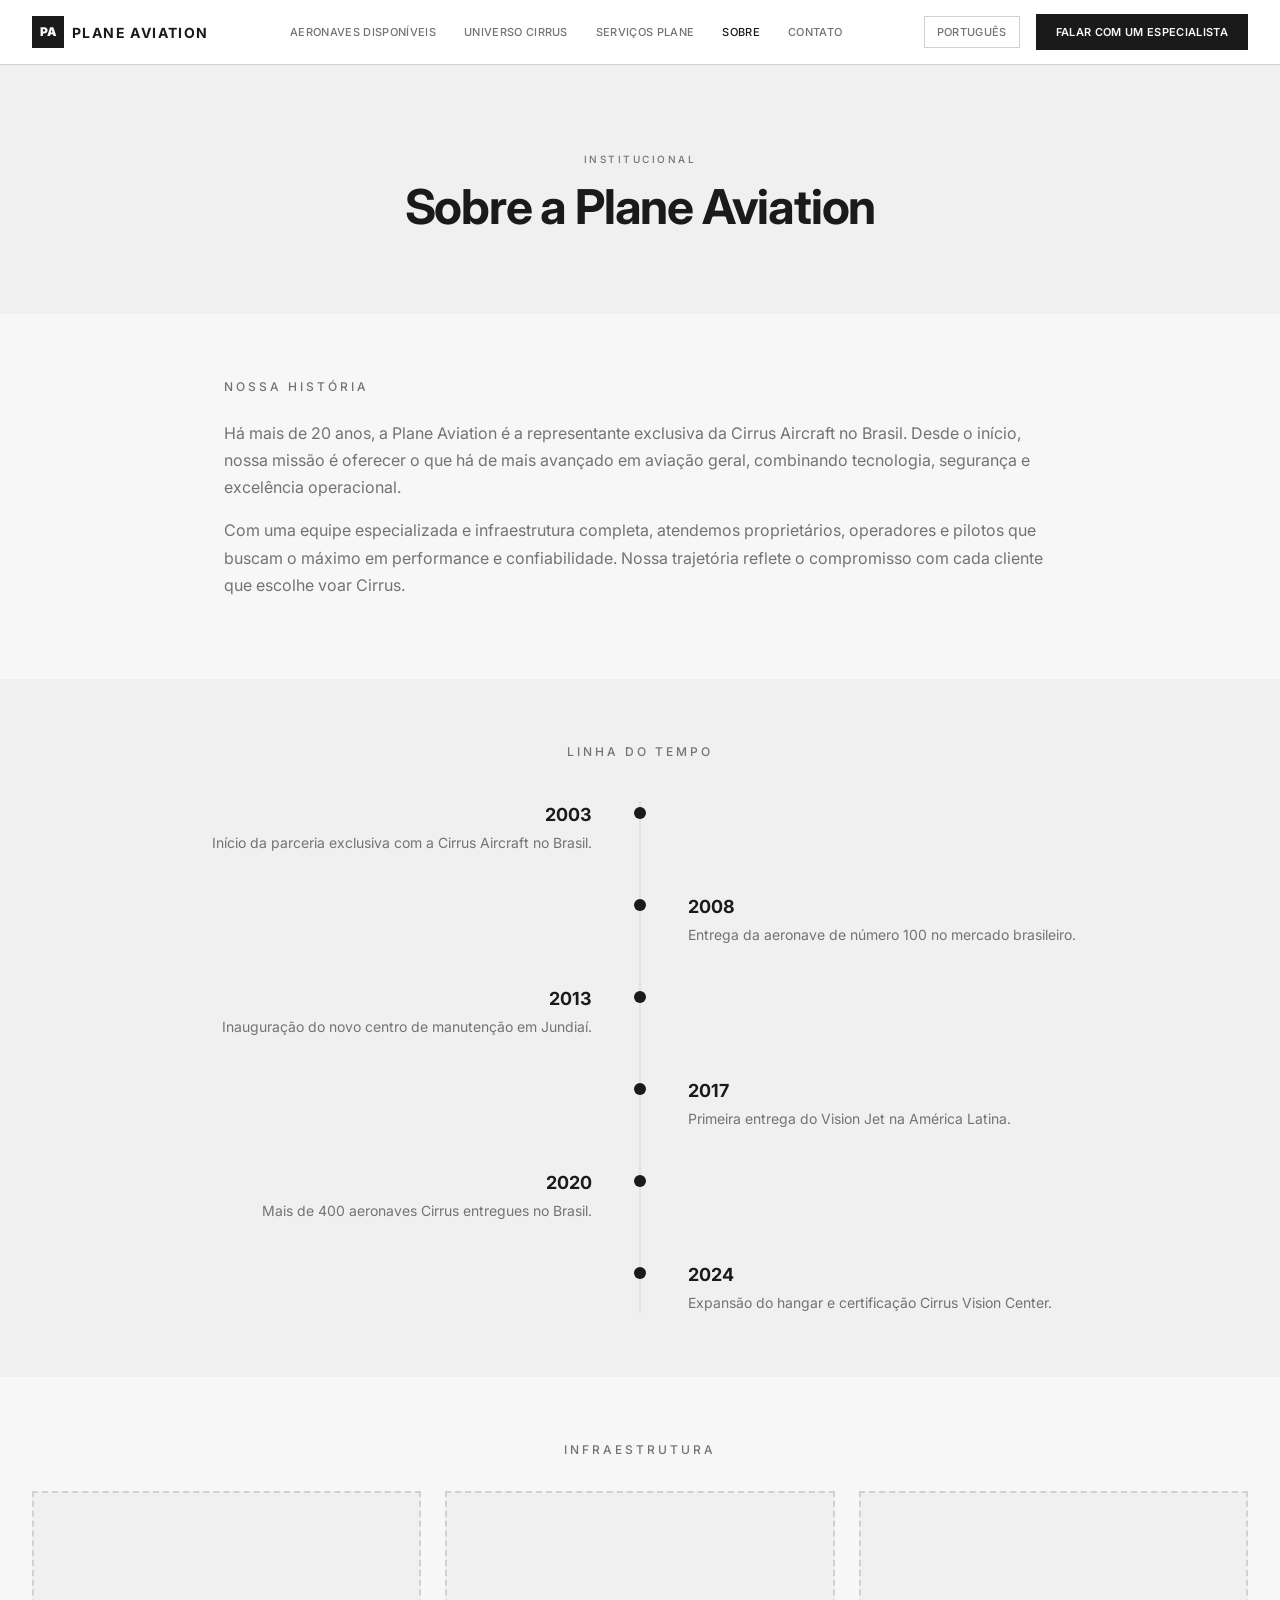
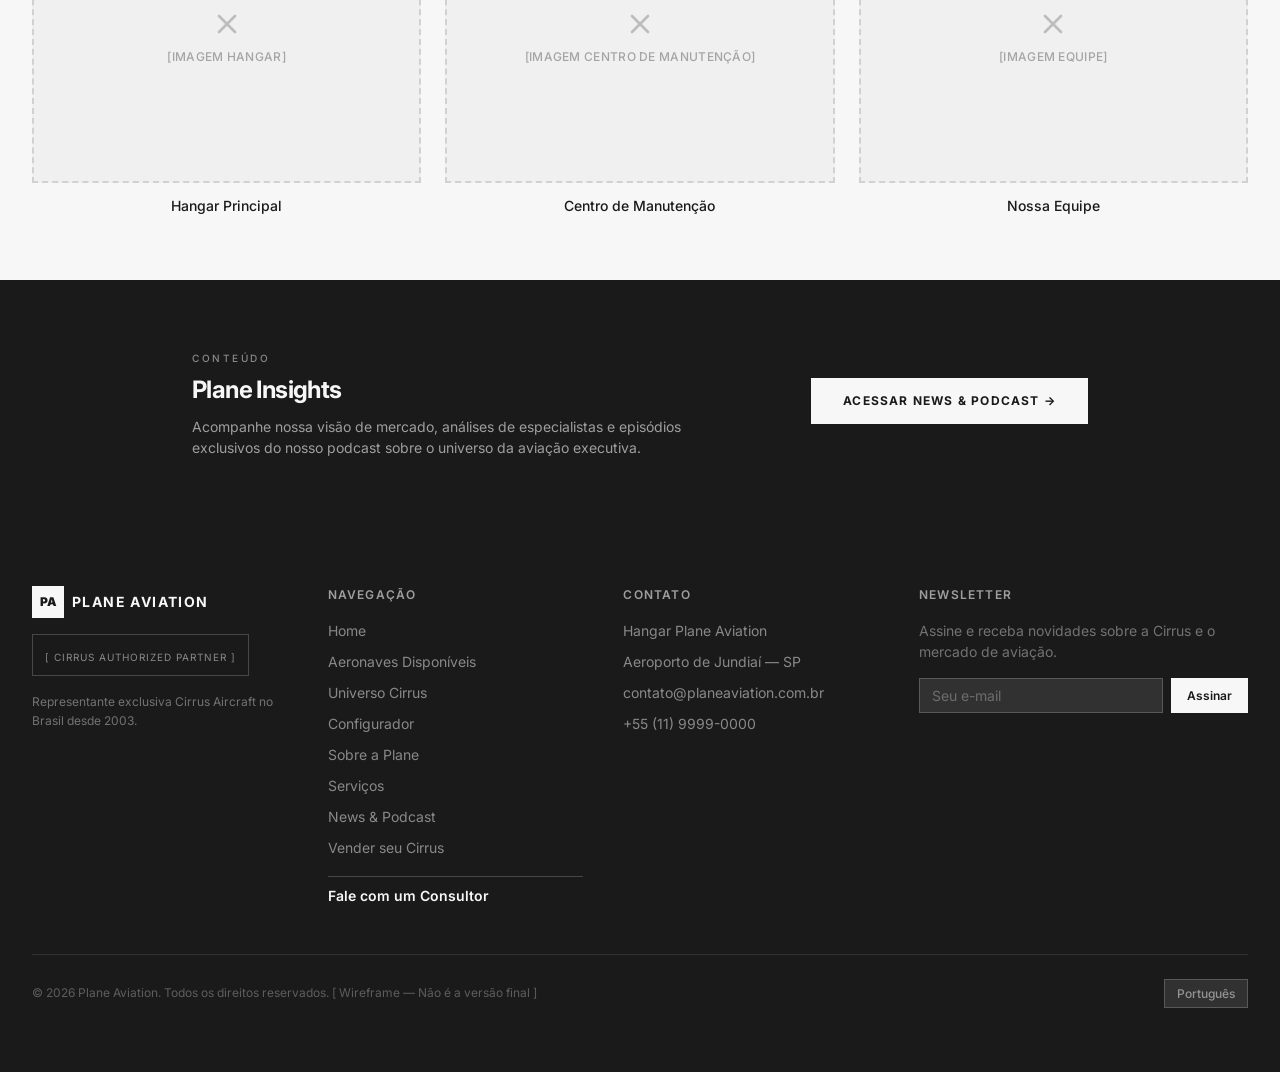
<file: sobre.html>
<!DOCTYPE html>
<html lang="pt-BR">
<head>
<meta charset="UTF-8">
<meta name="viewport" content="width=device-width, initial-scale=1.0">
<title>Sobre a Plane Aviation | Plane Aviation</title>
<link rel="stylesheet" href="styles.css">
<style>
  .prose{ max-width:56rem; margin:0 auto; }
  .prose p{ font-size:1rem; color:hsl(var(--muted-foreground)); line-height:1.7; margin-bottom:1rem; }

  /* timeline */
  .tl{ position:relative; max-width:56rem; margin:0 auto; }
  .tl-line{ position:absolute; left:1rem; top:0; bottom:0; width:1px; background:hsl(var(--border)); }
  @media(min-width:640px){ .tl-line{ left:50%; transform:translateX(-.5px); } }
  .tl-items{ display:flex; flex-direction:column; gap:2.5rem; }
  .tl-item{ position:relative; display:flex; align-items:flex-start; }
  .tl-dot{ position:absolute; left:1rem; width:.75rem; height:.75rem; background:hsl(var(--foreground)); border-radius:9999px; transform:translateX(-.375rem); margin-top:.375rem; z-index:2; }
  @media(min-width:640px){ .tl-dot{ left:50%; } }
  .tl-content{ margin-left:3rem; }
  @media(min-width:640px){ .tl-content{ margin-left:0; width:50%; } }
  .tl-item.right .tl-content{ }
  @media(min-width:640px){
    .tl-item.left{ flex-direction:row; }
    .tl-item.left .tl-content{ padding-right:3rem; text-align:right; }
    .tl-item.right{ flex-direction:row-reverse; }
    .tl-item.right .tl-content{ padding-left:3rem; }
  }
  .tl-year{ font-size:1.125rem; font-weight:700; }
  .tl-ev{ font-size:.875rem; color:hsl(var(--muted-foreground)); margin-top:.25rem; }

  .insights{ background:hsl(var(--foreground)); color:hsl(var(--background)); padding:4rem 0; }
  .insights .row{ max-width:56rem; margin:0 auto; display:flex; flex-direction:column; align-items:center; justify-content:space-between; gap:2rem; text-align:center; }
  @media(min-width:640px){ .insights .row{ flex-direction:row; text-align:left; } }
  .insights h2{ font-size:1.5rem; font-weight:700; letter-spacing:-.025em; color:hsl(var(--background)); margin-top:.25rem; margin-bottom:.5rem; }
  .insights p{ font-size:.875rem; color:hsl(var(--background)/.6); max-width:32rem; }
</style>
</head>
<body>
<div id="site-header"></div>
<main>

  <!-- HERO -->
  <section class="page-hero tall center">
    <div class="container">
      <span class="eyebrow">Institucional</span>
      <h1 class="h-display">Sobre a Plane Aviation</h1>
    </div>
  </section>

  <!-- HISTÓRIA -->
  <section style="padding:4rem 0">
    <div class="container prose">
      <h2 class="label" style="margin-bottom:1.5rem">Nossa História</h2>
      <p>Há mais de 20 anos, a Plane Aviation é a representante exclusiva da Cirrus Aircraft no Brasil. Desde o início, nossa missão é oferecer o que há de mais avançado em aviação geral, combinando tecnologia, segurança e excelência operacional.</p>
      <p>Com uma equipe especializada e infraestrutura completa, atendemos proprietários, operadores e pilotos que buscam o máximo em performance e confiabilidade. Nossa trajetória reflete o compromisso com cada cliente que escolhe voar Cirrus.</p>
    </div>
  </section>

  <!-- TIMELINE -->
  <section style="padding:4rem 0;background:hsl(var(--muted))">
    <div class="container">
      <h2 class="label center" style="margin-bottom:2.5rem">Linha do Tempo</h2>
      <div class="tl">
        <div class="tl-line"></div>
        <div class="tl-items" id="tlItems"></div>
      </div>
    </div>
  </section>

  <!-- INFRAESTRUTURA -->
  <section style="padding:4rem 0">
    <div class="container">
      <h2 class="label center" style="margin-bottom:2rem">Infraestrutura</h2>
      <div class="grid g1 sm-g3" style="gap:1.5rem">
        <div class="center"><div class="ph rounded" style="aspect-ratio:4/3"><svg class="icon ico" viewBox="0 0 24 24"><path d="M18 6 6 18"/><path d="m6 6 12 12"/></svg><span class="lbl">[Imagem Hangar]</span></div><p style="font-size:.875rem;font-weight:500;margin-top:.75rem">Hangar Principal</p></div>
        <div class="center"><div class="ph rounded" style="aspect-ratio:4/3"><svg class="icon ico" viewBox="0 0 24 24"><path d="M18 6 6 18"/><path d="m6 6 12 12"/></svg><span class="lbl">[Imagem Centro de Manutenção]</span></div><p style="font-size:.875rem;font-weight:500;margin-top:.75rem">Centro de Manutenção</p></div>
        <div class="center"><div class="ph rounded" style="aspect-ratio:4/3"><svg class="icon ico" viewBox="0 0 24 24"><path d="M18 6 6 18"/><path d="m6 6 12 12"/></svg><span class="lbl">[Imagem Equipe]</span></div><p style="font-size:.875rem;font-weight:500;margin-top:.75rem">Nossa Equipe</p></div>
      </div>
    </div>
  </section>

  <!-- PLANE INSIGHTS -->
  <section class="insights">
    <div class="container">
      <div class="row">
        <div>
          <span class="eyebrow dark">Conteúdo</span>
          <h2>Plane Insights</h2>
          <p>Acompanhe nossa visão de mercado, análises de especialistas e episódios exclusivos do nosso podcast sobre o universo da aviação executiva.</p>
        </div>
        <a href="news.html" class="btn btn-invert btn-wide">Acessar News &amp; Podcast →</a>
      </div>
    </div>
  </section>

</main>
<div id="site-footer"></div>

<script src="site.js"></script>
<script>
  const timeline = [
    ["2003","Início da parceria exclusiva com a Cirrus Aircraft no Brasil."],
    ["2008","Entrega da aeronave de número 100 no mercado brasileiro."],
    ["2013","Inauguração do novo centro de manutenção em Jundiaí."],
    ["2017","Primeira entrega do Vision Jet na América Latina."],
    ["2020","Mais de 400 aeronaves Cirrus entregues no Brasil."],
    ["2024","Expansão do hangar e certificação Cirrus Vision Center."]
  ];
  document.getElementById("tlItems").innerHTML = timeline.map((t,i)=>`
    <div class="tl-item ${i%2===0?'left':'right'}">
      <div class="tl-dot"></div>
      <div class="tl-content"><span class="tl-year">${t[0]}</span><p class="tl-ev">${t[1]}</p></div>
    </div>`).join("");
</script>
</body>
</html>
</file>
<file: styles.css>
@import url('https://fonts.googleapis.com/css2?family=Inter:wght@300;400;500;600;700;800;900&display=swap');

/* ============================================================
   TOKENS (idênticos ao wireframe Base44 — escala de cinza)
   ============================================================ */
:root{
  --background: 0 0% 97%;
  --foreground: 0 0% 10%;
  --card: 0 0% 100%;
  --muted: 0 0% 94%;
  --muted-foreground: 0 0% 45%;
  --accent: 0 0% 88%;
  --border: 0 0% 82%;
  --radius: 4px;        /* lg */
  --radius-sm: 0px;     /* calc(radius-4px) — cantos retos */
  --font: 'Inter', ui-sans-serif, system-ui, sans-serif;
  --maxw: 80rem;        /* max-w-7xl */
}

*{ box-sizing:border-box; margin:0; padding:0; }
html{ -webkit-text-size-adjust:100%; scroll-behavior:smooth; }
body{
  font-family:var(--font);
  background:hsl(var(--background));
  color:hsl(var(--foreground));
  line-height:1.5;
  -webkit-font-smoothing:antialiased;
  display:flex; flex-direction:column; min-height:100vh;
}
a{ color:inherit; text-decoration:none; }
button,select,input,textarea{ font-family:inherit; }
main{ flex:1; }
.icon{ stroke:currentColor; stroke-width:2; fill:none; stroke-linecap:round; stroke-linejoin:round; display:block; flex-shrink:0; }

/* sizes p/ ícones */
.i-3{width:.75rem;height:.75rem}.i-35{width:.875rem;height:.875rem}.i-4{width:1rem;height:1rem}
.i-5{width:1.25rem;height:1.25rem}.i-6{width:1.5rem;height:1.5rem}.i-7{width:1.75rem;height:1.75rem}
.i-8{width:2rem;height:2rem}.i-10{width:2.5rem;height:2.5rem}

.container{ max-width:var(--maxw); margin:0 auto; padding-left:1rem; padding-right:1rem; }
@media(min-width:640px){ .container{ padding-left:1.5rem; padding-right:1.5rem; } }
@media(min-width:1024px){ .container{ padding-left:2rem; padding-right:2rem; } }

/* ============================================================
   TIPOGRAFIA / PRIMITIVOS
   ============================================================ */
.eyebrow{ font-size:10px; letter-spacing:.25em; text-transform:uppercase; color:hsl(var(--muted-foreground)); font-weight:500; }
.eyebrow.dark{ color:hsl(var(--background)/.5); }
.label{ font-size:.75rem; letter-spacing:.25em; text-transform:uppercase; color:hsl(var(--muted-foreground)); font-weight:500; }
.h-display{ font-weight:700; letter-spacing:-.025em; line-height:1.1; font-size:1.875rem; }
@media(min-width:640px){ .h-display{ font-size:2.25rem; } }
@media(min-width:768px){ .h-display{ font-size:3rem; } }
.muted{ color:hsl(var(--muted-foreground)); }
.center{ text-align:center; }

/* ============================================================
   BOTÕES
   ============================================================ */
.btn{ display:inline-flex; align-items:center; justify-content:center; gap:.5rem; font-weight:600; letter-spacing:.03em; text-transform:uppercase; border-radius:var(--radius-sm); transition:opacity .15s, background .15s, color .15s, gap .2s; cursor:pointer; text-align:center; white-space:nowrap; }
.btn-solid{ background:hsl(var(--foreground)); color:hsl(var(--background)); border:none; }
.btn-solid:hover{ opacity:.9; }
.btn-outline{ background:transparent; border:2px solid hsl(var(--foreground)); color:hsl(var(--foreground)); }
.btn-outline:hover{ background:hsl(var(--foreground)); color:hsl(var(--background)); }
.btn-invert{ background:hsl(var(--background)); color:hsl(var(--foreground)); border:none; }
.btn-invert:hover{ opacity:.9; }
.btn-outline-dark{ background:transparent; border:2px solid hsl(var(--background)); color:hsl(var(--background)); }
.btn-outline-dark:hover{ background:hsl(var(--background)); color:hsl(var(--foreground)); }
.btn-xs{ font-size:11px; padding:.625rem 1.25rem; }
.btn-sm{ font-size:.75rem; padding:.625rem 1.25rem; }
.btn-md{ font-size:.875rem; padding:.875rem 2rem; }
.btn-lg{ font-size:.875rem; padding:1rem 2rem; }
.btn-wide{ font-weight:700; letter-spacing:.1em; padding:.875rem 2rem; font-size:.75rem; }

/* link com seta (hover aumenta gap) */
.arrow-link{ display:inline-flex; align-items:center; gap:.5rem; font-size:.75rem; font-weight:600; letter-spacing:.03em; text-transform:uppercase; color:hsl(var(--foreground)); transition:gap .2s; }
.arrow-link:hover{ gap:.75rem; }

/* ============================================================
   PLACEHOLDER DE IMAGEM
   ============================================================ */
.ph{ background:hsl(var(--muted)); border:2px dashed hsl(var(--border)); display:flex; flex-direction:column; align-items:center; justify-content:center; color:hsl(var(--muted-foreground)); }
.ph .ico{ width:2rem; height:2rem; margin-bottom:.5rem; opacity:.4; }
.ph .lbl{ font-size:.75rem; font-weight:500; letter-spacing:.025em; text-transform:uppercase; opacity:.6; text-align:center; padding:0 1rem; }
.rounded{ border-radius:var(--radius-sm); }

/* ============================================================
   TAGS / BADGES
   ============================================================ */
.tag{ position:absolute; top:.75rem; left:.75rem; font-size:10px; font-weight:700; letter-spacing:.025em; text-transform:uppercase; padding:.25rem .5rem; border-radius:var(--radius-sm); }
.tag.solid{ background:hsl(var(--foreground)); color:hsl(var(--background)); }
.tag.outline{ background:hsl(var(--card)); border:1px solid hsl(var(--foreground)/.2); color:hsl(var(--foreground)); }
.tag.soft{ background:hsl(var(--foreground)/.1); color:hsl(var(--foreground)); border:1px solid hsl(var(--foreground)/.2); }

/* ============================================================
   CARD DE LISTAGEM (aeronave)
   ============================================================ */
.lcard{ display:block; border:1px solid hsl(var(--border)); border-radius:var(--radius-sm); overflow:hidden; transition:border-color .15s; }
.lcard:hover{ border-color:hsl(var(--foreground)/.3); }
.lcard .img{ position:relative; }
.lcard .body{ padding:1.25rem; }
.lcard .body.compact{ padding:1rem; }
.lcard .cond{ font-size:10px; letter-spacing:.025em; text-transform:uppercase; color:hsl(var(--muted-foreground)); margin-bottom:.125rem; }
.lcard h3{ font-size:1rem; font-weight:700; letter-spacing:-.025em; }
.lcard .meta{ display:flex; align-items:center; gap:.75rem; margin-top:.375rem; font-size:.75rem; color:hsl(var(--muted-foreground)); }
.lcard .meta .div{ width:1px; height:.75rem; background:hsl(var(--border)); }
.lcard .more{ margin-top:1rem; display:inline-flex; align-items:center; gap:.375rem; font-size:10px; font-weight:600; letter-spacing:.025em; text-transform:uppercase; color:hsl(var(--foreground)); transition:gap .2s; }
.lcard:hover .more{ gap:.75rem; }

/* ============================================================
   FAIXAS / SEÇÕES GENÉRICAS
   ============================================================ */
.band-dark{ background:hsl(var(--foreground)); color:hsl(var(--background)/.8); }
.page-hero{ padding:4rem 0; background:hsl(var(--muted)); }
.page-hero.tall{ padding:5rem 0; }
.page-hero.center{ text-align:center; }
.page-hero h1{ margin-top:.75rem; }
.page-hero p{ font-size:.875rem; color:hsl(var(--muted-foreground)); margin-top:.75rem; }
.page-hero.center p{ margin-left:auto; margin-right:auto; }

.grid{ display:grid; gap:1.5rem; }
.g1{ grid-template-columns:1fr; }
@media(min-width:640px){ .sm-g2{ grid-template-columns:repeat(2,1fr);} .sm-g3{ grid-template-columns:repeat(3,1fr);} }
@media(min-width:768px){ .md-g2{ grid-template-columns:repeat(2,1fr);} .md-g3{ grid-template-columns:repeat(3,1fr);} }
@media(min-width:1024px){ .lg-g2{ grid-template-columns:repeat(2,1fr);} .lg-g3{ grid-template-columns:repeat(3,1fr);} .lg-g4{ grid-template-columns:repeat(4,1fr);} }

/* ============================================================
   HEADER
   ============================================================ */
header.site{ position:sticky; top:0; z-index:50; background:rgba(255,255,255,.95); backdrop-filter:blur(8px); border-bottom:1px solid hsl(var(--border)); }
.hd-row{ display:flex; align-items:center; justify-content:space-between; height:4rem; }
.logo{ display:flex; align-items:center; gap:.5rem; flex-shrink:0; }
.logo-mark{ width:2rem; height:2rem; background:hsl(var(--foreground)); border-radius:var(--radius-sm); display:flex; align-items:center; justify-content:center; }
.logo-mark span{ color:hsl(var(--background)); font-size:.75rem; font-weight:900; }
.logo-name{ font-weight:700; font-size:.875rem; letter-spacing:.1em; text-transform:uppercase; }
@media(max-width:639px){ .logo-name{ display:none; } }
.nav{ display:none; align-items:center; gap:1.75rem; }
.nav a{ font-size:11px; font-weight:500; letter-spacing:.03em; text-transform:uppercase; white-space:nowrap; color:hsl(var(--muted-foreground)); transition:color .15s; }
.nav a:hover, .nav a.active{ color:hsl(var(--foreground)); }
.hd-actions{ display:none; align-items:center; gap:1rem; }
.lang{ font-size:11px; font-weight:500; letter-spacing:.03em; text-transform:uppercase; color:hsl(var(--muted-foreground)); border:1px solid hsl(var(--border)); border-radius:var(--radius-sm); padding:.5rem .75rem; background:#fff; cursor:pointer; appearance:none; }
.hd-toggle{ display:inline-flex; padding:.5rem; background:none; border:none; cursor:pointer; color:hsl(var(--foreground)); }
@media(min-width:1024px){ .nav, .hd-actions{ display:flex; } .hd-toggle{ display:none; } }
.mobile-nav{ display:none; border-top:1px solid hsl(var(--border)); background:#fff; padding-bottom:1rem; }
.mobile-nav.open{ display:block; }
.mobile-nav nav{ display:flex; flex-direction:column; padding:1rem 1rem 0; gap:1rem; }
.mobile-nav a{ font-size:.875rem; font-weight:500; color:hsl(var(--muted-foreground)); }
.mobile-nav a.active{ color:hsl(var(--foreground)); }
.mobile-nav .lang{ width:100%; margin-top:.5rem; font-size:.875rem; }
.mobile-nav .btn{ text-align:center; margin-top:.5rem; }

/* ============================================================
   FOOTER
   ============================================================ */
footer.site{ background:hsl(var(--foreground)); color:hsl(var(--background)/.8); margin-top:auto; }
footer.site .container{ padding-top:4rem; padding-bottom:4rem; }
.f-grid{ display:grid; grid-template-columns:1fr; gap:2.5rem; }
@media(min-width:640px){ .f-grid{ grid-template-columns:repeat(2,1fr); } }
@media(min-width:1024px){ .f-grid{ grid-template-columns:repeat(4,1fr); } }
.f-logo{ display:flex; align-items:center; gap:.5rem; margin-bottom:1rem; }
.f-logo .logo-mark{ background:hsl(var(--background)); }
.f-logo .logo-mark span{ color:hsl(var(--foreground)); }
.f-logo .logo-name{ color:hsl(var(--background)); }
.f-selo{ border:1px solid hsl(var(--background)/.2); border-radius:var(--radius-sm); padding:.5rem .75rem; display:inline-block; margin-bottom:1rem; }
.f-selo span{ font-size:10px; letter-spacing:.1em; text-transform:uppercase; color:hsl(var(--background)/.5); }
.f-desc{ font-size:.75rem; color:hsl(var(--background)/.4); line-height:1.6; }
.f-col h4{ font-size:.75rem; font-weight:600; letter-spacing:.1em; text-transform:uppercase; color:hsl(var(--background)/.6); margin-bottom:1rem; }
.f-col nav{ display:flex; flex-direction:column; gap:.625rem; }
.f-col nav a{ font-size:.875rem; color:hsl(var(--background)/.5); transition:color .15s; }
.f-col nav a:hover{ color:hsl(var(--background)); }
.f-col nav a.last{ font-weight:600; color:hsl(var(--background)); padding-top:.5rem; border-top:1px solid hsl(var(--background)/.2); margin-top:.5rem; }
.f-contact p{ font-size:.875rem; color:hsl(var(--background)/.5); margin-bottom:.625rem; }
.f-news p{ font-size:.875rem; color:hsl(var(--background)/.4); margin-bottom:1rem; }
.f-news-row{ display:flex; gap:.5rem; }
.f-news-row input{ flex:1; min-width:0; background:hsl(var(--background)/.1); border:1px solid hsl(var(--background)/.2); border-radius:var(--radius-sm); padding:.5rem .75rem; font-size:.875rem; color:hsl(var(--background)); }
.f-news-row input::placeholder{ color:hsl(var(--background)/.3); }
.f-news-row input:focus{ outline:none; border-color:hsl(var(--background)/.4); }
.f-news-row button{ background:hsl(var(--background)); color:hsl(var(--foreground)); font-size:.75rem; font-weight:600; padding:.5rem 1rem; border-radius:var(--radius-sm); border:none; cursor:pointer; transition:opacity .15s; }
.f-news-row button:hover{ opacity:.9; }
.f-bottom{ border-top:1px solid hsl(var(--background)/.1); margin-top:3rem; padding-top:1.5rem; display:flex; flex-direction:column; align-items:center; justify-content:space-between; gap:1rem; }
@media(min-width:640px){ .f-bottom{ flex-direction:row; } }
.f-bottom p{ font-size:.75rem; color:hsl(var(--background)/.3); }
.f-bottom select{ font-size:.75rem; font-weight:500; color:hsl(var(--background)/.5); border:1px solid hsl(var(--background)/.2); border-radius:var(--radius-sm); padding:.375rem .75rem; background:hsl(var(--background)/.1); cursor:pointer; appearance:none; }

/* ============================================================
   FILTROS (Aeronaves)
   ============================================================ */
.filters{ position:sticky; top:4rem; z-index:30; background:hsl(var(--card)); border-bottom:1px solid hsl(var(--border)); }
.filters .container{ padding-top:.75rem; padding-bottom:.75rem; display:flex; flex-wrap:wrap; align-items:center; gap:.75rem; }
.filters-label{ display:flex; align-items:center; gap:.375rem; font-size:.75rem; color:hsl(var(--muted-foreground)); margin-right:.25rem; }
.filters-label span{ font-weight:500; text-transform:uppercase; letter-spacing:.025em; }
.fgroup{ display:flex; align-items:center; gap:.375rem; }
.fgroup > span{ font-size:10px; text-transform:uppercase; letter-spacing:.025em; color:hsl(var(--muted-foreground)); }
.fgroup select{ font-size:.75rem; border:1px solid hsl(var(--border)); border-radius:var(--radius-sm); padding:.375rem .5rem; background:hsl(var(--card)); cursor:pointer; }
.fgroup select:focus{ outline:none; border-color:hsl(var(--foreground)/.4); }
.count{ font-size:.75rem; color:hsl(var(--muted-foreground)); margin-left:auto; }
.sell{ grid-column:1/-1; background:hsl(var(--muted)); border:1px solid hsl(var(--border)); border-radius:var(--radius-sm); padding:1.75rem 2rem; display:flex; flex-direction:column; align-items:flex-start; justify-content:space-between; gap:1rem; }
@media(min-width:640px){ .sell{ flex-direction:row; align-items:center; } }
.sell-title{ font-size:.875rem; font-weight:700; letter-spacing:-.025em; margin-bottom:.25rem; }
.sell-desc{ font-size:.875rem; color:hsl(var(--muted-foreground)); }
.empty{ grid-column:1/-1; padding:6rem 0; text-align:center; color:hsl(var(--muted-foreground)); font-size:.875rem; }

/* ============================================================
   CARDS DE ÍCONE (Serviços, Universo, Detalhe)
   ============================================================ */
.icard{ border:1px solid hsl(var(--border)); border-radius:var(--radius-sm); padding:1.5rem; }
.icard .iconbox{ width:2.5rem; height:2.5rem; background:hsl(var(--muted)); border-radius:var(--radius-sm); display:flex; align-items:center; justify-content:center; margin-bottom:1rem; color:hsl(var(--foreground)/.7); }
.icard h3{ font-size:.875rem; font-weight:700; margin-bottom:.5rem; }
.icard p{ font-size:.75rem; color:hsl(var(--muted-foreground)); line-height:1.6; }
</file>
